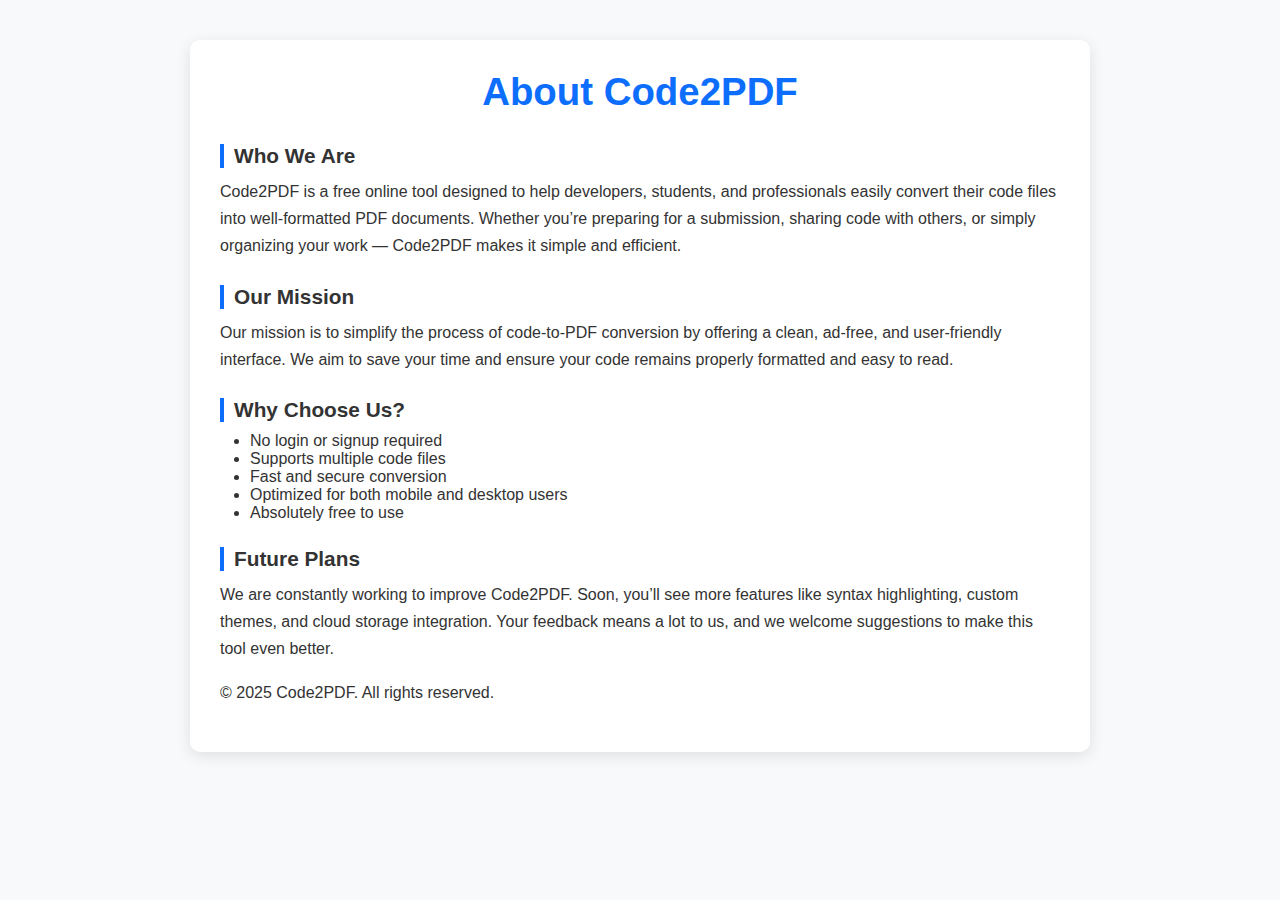
<file: about.html>
<!DOCTYPE html>
<html lang="en">
<head>
  <meta charset="UTF-8" />
  <meta name="viewport" content="width=device-width, initial-scale=1.0" />
  <title>About Us - Code2PDF</title>
</head>
<body>
    <div class="container">
  <header>
    <h1>About Code2PDF</h1>
  </header>

  <main>
    <section>
      <h2>Who We Are</h2>
      <p>
        Code2PDF is a free online tool designed to help developers, students, and professionals easily convert their code files into well-formatted PDF documents. Whether you’re preparing for a submission, sharing code with others, or simply organizing your work — Code2PDF makes it simple and efficient.
      </p>
    </section>

    <section>
      <h2>Our Mission</h2>
      <p>
        Our mission is to simplify the process of code-to-PDF conversion by offering a clean, ad-free, and user-friendly interface. We aim to save your time and ensure your code remains properly formatted and easy to read.
      </p>
    </section>

    <section>
      <h2>Why Choose Us?</h2>
      <ul class="list">
        <li>No login or signup required</li>
        <li>Supports multiple code files</li>
        <li>Fast and secure conversion</li>
        <li>Optimized for both mobile and desktop users</li>
        <li>Absolutely free to use</li>
      </ul>
    </section>

    <section>
      <h2>Future Plans</h2>
      <p>
        We are constantly working to improve Code2PDF. Soon, you’ll see more features like syntax highlighting, custom themes, and cloud storage integration. Your feedback means a lot to us, and we welcome suggestions to make this tool even better.
      </p>
    </section>
  </main>

  <footer>
    <p>&copy; 2025 Code2PDF. All rights reserved.</p>
  </footer>
</div>

  <style>
    * {
      box-sizing: border-box;
      margin: 0;
      padding: 0;
    }

    body {
      font-family: 'Segoe UI', Tahoma, Geneva, Verdana, sans-serif;
      background-color: #f8f9fa;
      color: #333;
      padding: 40px 20px;
    }

    .container {
      max-width: 900px;
      margin: auto;
      background-color: #ffffff;
      padding: 30px;
      border-radius: 10px;
      box-shadow: 0 4px 15px rgba(0, 0, 0, 0.1);
    }

    h1 {
      text-align: center;
      margin-bottom: 30px;
      color: #0d6efd;
      font-size: 2.4rem;
    }

    h2 {
      color: #333;
      margin-top: 25px;
      margin-bottom: 10px;
      font-size: 1.3rem;
      border-left: 4px solid #0d6efd;
      padding-left: 10px;
    }

    p {
      margin-bottom: 16px;
      font-size: 1rem;
      line-height: 1.7;
    }

    strong {
      font-weight: 600;
    }

    em {
      color: #555;
    }

    @media (max-width: 600px) {
      body {
        padding: 20px 10px;
      }

      .container {
        padding: 20px;
      }

      h1 {
        font-size: 2rem;
      }

      h2 {
        font-size: 1.1rem;
      }

      p {
        font-size: 0.95rem;
      }
    }
    .list{
        padding-left: 30px;
    }
  </style>
</body>
</html>
</file>
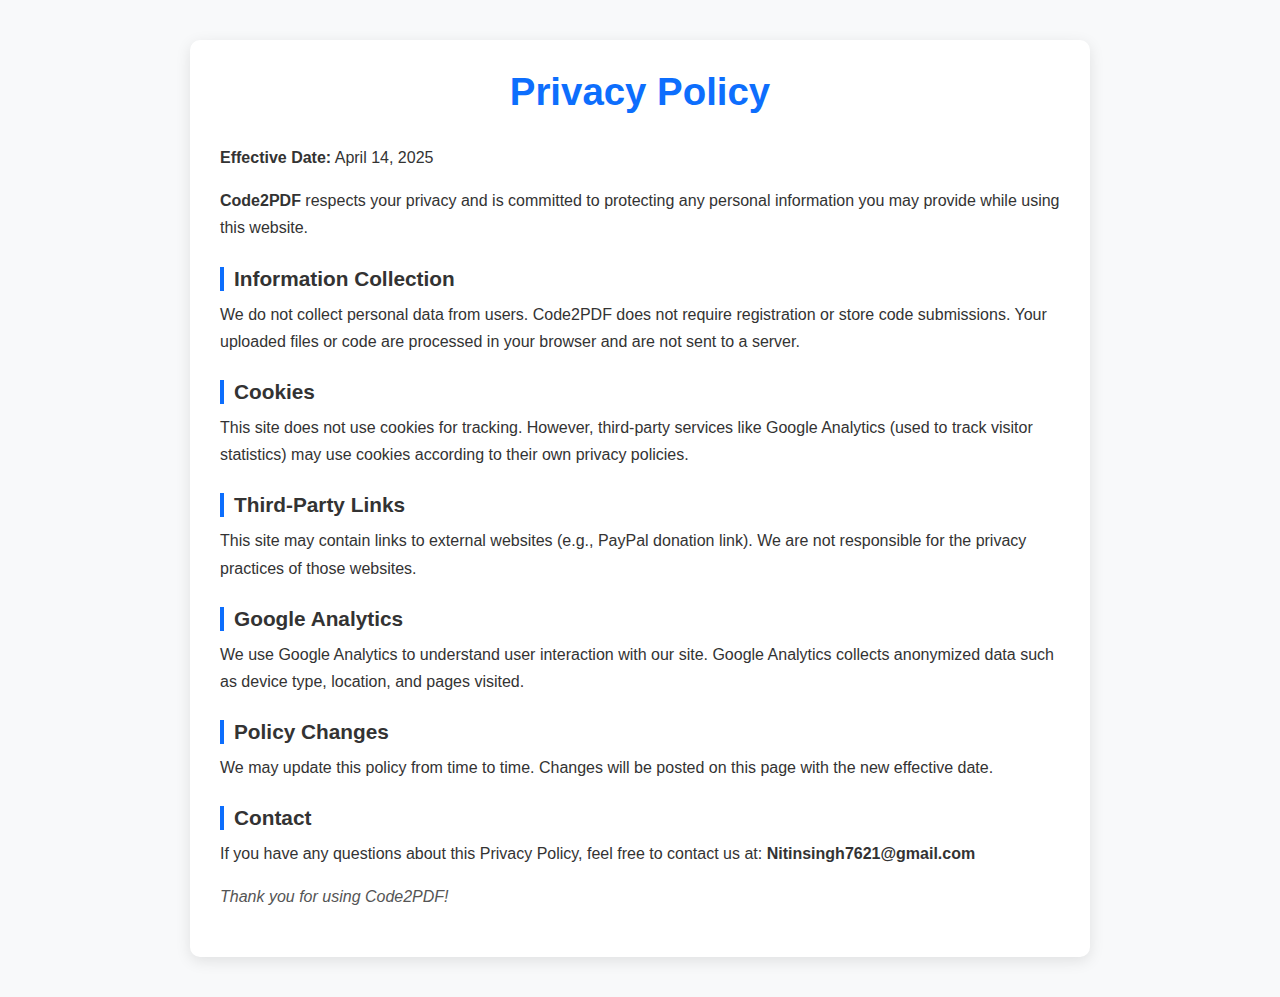
<file: privacyPolicy.html>
<!DOCTYPE html>
<html lang="en">
<head>
  <meta charset="UTF-8" />
  <title>Privacy Policy - Code2PDF</title>
  <meta name="viewport" content="width=device-width, initial-scale=1.0" />
  <style>
    * {
      box-sizing: border-box;
      margin: 0;
      padding: 0;
    }

    body {
      font-family: 'Segoe UI', Tahoma, Geneva, Verdana, sans-serif;
      background-color: #f8f9fa;
      color: #333;
      padding: 40px 20px;
    }

    .container {
      max-width: 900px;
      margin: auto;
      background-color: #ffffff;
      padding: 30px;
      border-radius: 10px;
      box-shadow: 0 4px 15px rgba(0, 0, 0, 0.1);
    }

    h1 {
      text-align: center;
      margin-bottom: 30px;
      color: #0d6efd;
      font-size: 2.4rem;
    }

    h2 {
      color: #333;
      margin-top: 25px;
      margin-bottom: 10px;
      font-size: 1.3rem;
      border-left: 4px solid #0d6efd;
      padding-left: 10px;
    }

    p {
      margin-bottom: 16px;
      font-size: 1rem;
      line-height: 1.7;
    }

    strong {
      font-weight: 600;
    }

    em {
      color: #555;
    }

    @media (max-width: 600px) {
      body {
        padding: 20px 10px;
      }

      .container {
        padding: 20px;
      }

      h1 {
        font-size: 2rem;
      }

      h2 {
        font-size: 1.1rem;
      }

      p {
        font-size: 0.95rem;
      }
    }
  </style>
</head>
<body>
  <div class="container">
    <h1>Privacy Policy</h1>
    <p><strong>Effective Date:</strong> April 14, 2025</p>

    <p><strong>Code2PDF</strong> respects your privacy and is committed to protecting any personal information you may provide while using this website.</p>

    <h2>Information Collection</h2>
    <p>We do not collect personal data from users. Code2PDF does not require registration or store code submissions. Your uploaded files or code are processed in your browser and are not sent to a server.</p>

    <h2>Cookies</h2>
    <p>This site does not use cookies for tracking. However, third-party services like Google Analytics (used to track visitor statistics) may use cookies according to their own privacy policies.</p>

    <h2>Third-Party Links</h2>
    <p>This site may contain links to external websites (e.g., PayPal donation link). We are not responsible for the privacy practices of those websites.</p>

    <h2>Google Analytics</h2>
    <p>We use Google Analytics to understand user interaction with our site. Google Analytics collects anonymized data such as device type, location, and pages visited.</p>

    <h2>Policy Changes</h2>
    <p>We may update this policy from time to time. Changes will be posted on this page with the new effective date.</p>

    <h2>Contact</h2>
    <p>If you have any questions about this Privacy Policy, feel free to contact us at: <strong>Nitinsingh7621@gmail.com</strong></p>

    <p><em>Thank you for using Code2PDF!</em></p>
  </div>
</body>
</html>
</file>
